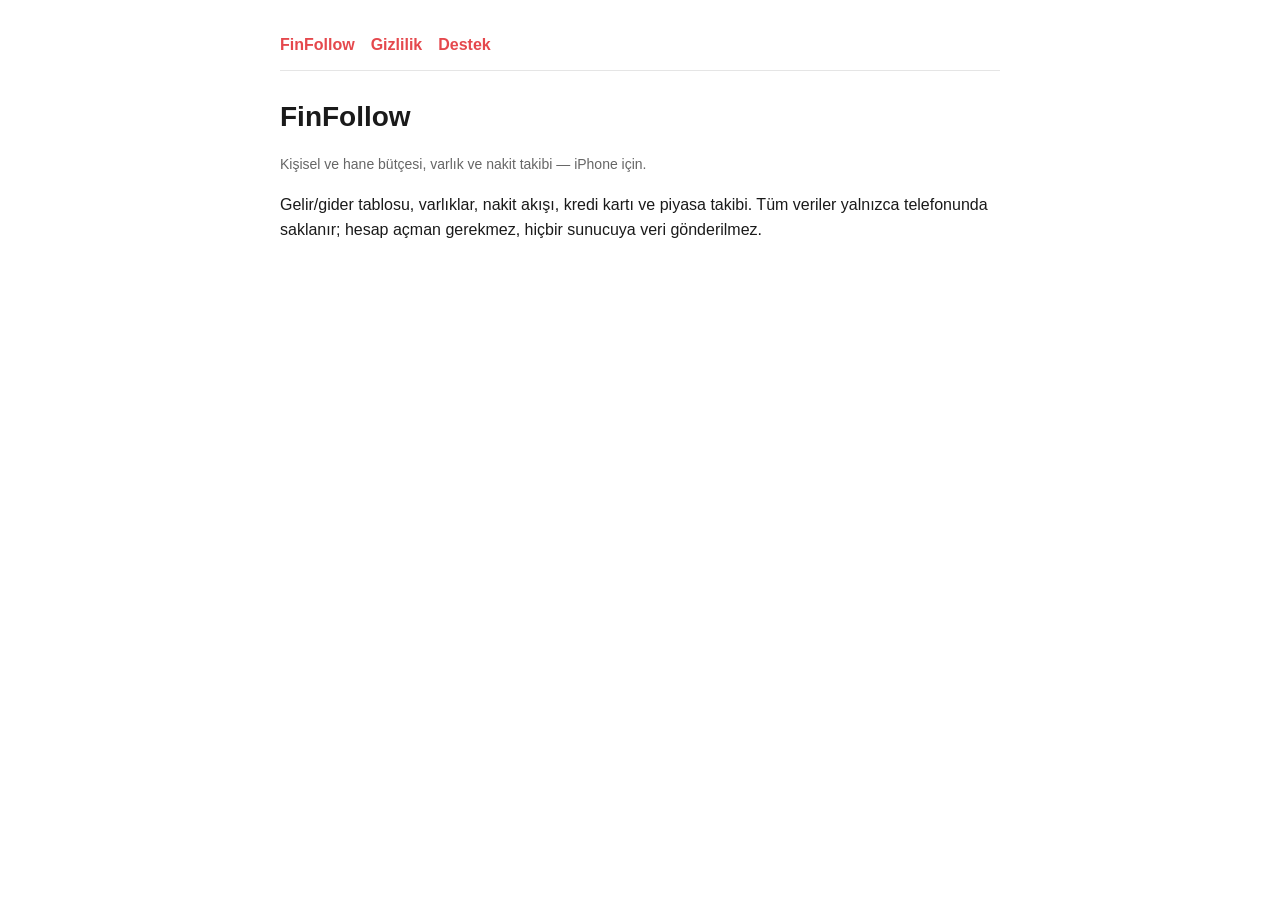
<file: index.html>
<!doctype html><html lang="tr"><head><meta charset="utf-8"><meta name="viewport" content="width=device-width,initial-scale=1">
<title>FinFollow</title><link rel="stylesheet" href="style.css"></head><body><main>
<nav><a href="index.html">FinFollow</a><a href="gizlilik.html">Gizlilik</a><a href="destek.html">Destek</a></nav>
<h1>FinFollow</h1>
<p class="dim">Kişisel ve hane bütçesi, varlık ve nakit takibi — iPhone için.</p>
<p>Gelir/gider tablosu, varlıklar, nakit akışı, kredi kartı ve piyasa takibi. Tüm veriler yalnızca telefonunda saklanır; hesap açman gerekmez, hiçbir sunucuya veri gönderilmez.</p>
</main></body></html>
</file>
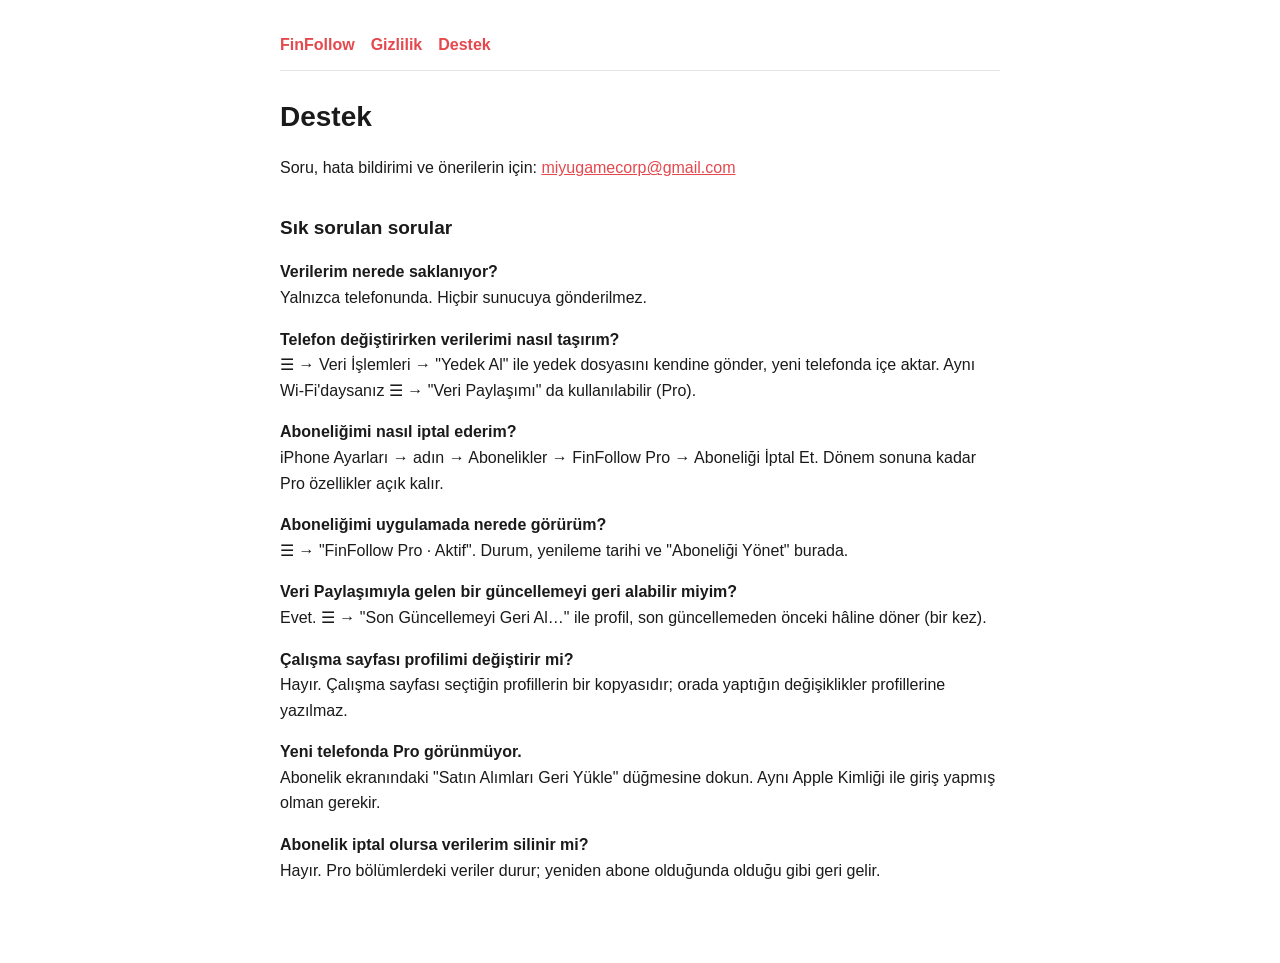
<file: destek.html>
<!doctype html><html lang="tr"><head><meta charset="utf-8"><meta name="viewport" content="width=device-width,initial-scale=1">
<title>FinFollow Destek</title><link rel="stylesheet" href="style.css"></head><body><main>
<nav><a href="index.html">FinFollow</a><a href="gizlilik.html">Gizlilik</a><a href="destek.html">Destek</a></nav>
<h1>Destek</h1>
<p>Soru, hata bildirimi ve önerilerin için: <a href="mailto:miyugamecorp@gmail.com">miyugamecorp@gmail.com</a></p>

<h2>Sık sorulan sorular</h2>
<p><strong>Verilerim nerede saklanıyor?</strong><br>Yalnızca telefonunda. Hiçbir sunucuya gönderilmez.</p>
<p><strong>Telefon değiştirirken verilerimi nasıl taşırım?</strong><br>☰ → Veri İşlemleri → "Yedek Al" ile yedek dosyasını kendine gönder, yeni telefonda içe aktar. Aynı Wi-Fi'daysanız ☰ → "Veri Paylaşımı" da kullanılabilir (Pro).</p>
<p><strong>Aboneliğimi nasıl iptal ederim?</strong><br>iPhone Ayarları → adın → Abonelikler → FinFollow Pro → Aboneliği İptal Et. Dönem sonuna kadar Pro özellikler açık kalır.</p>
<p><strong>Aboneliğimi uygulamada nerede görürüm?</strong><br>☰ → "FinFollow Pro · Aktif". Durum, yenileme tarihi ve "Aboneliği Yönet" burada.</p>
<p><strong>Veri Paylaşımıyla gelen bir güncellemeyi geri alabilir miyim?</strong><br>Evet. ☰ → "Son Güncellemeyi Geri Al…" ile profil, son güncellemeden önceki hâline döner (bir kez).</p>
<p><strong>Çalışma sayfası profilimi değiştirir mi?</strong><br>Hayır. Çalışma sayfası seçtiğin profillerin bir kopyasıdır; orada yaptığın değişiklikler profillerine yazılmaz.</p>
<p><strong>Yeni telefonda Pro görünmüyor.</strong><br>Abonelik ekranındaki "Satın Alımları Geri Yükle" düğmesine dokun. Aynı Apple Kimliği ile giriş yapmış olman gerekir.</p>
<p><strong>Abonelik iptal olursa verilerim silinir mi?</strong><br>Hayır. Pro bölümlerdeki veriler durur; yeniden abone olduğunda olduğu gibi geri gelir.</p>
</main></body></html>
</file>
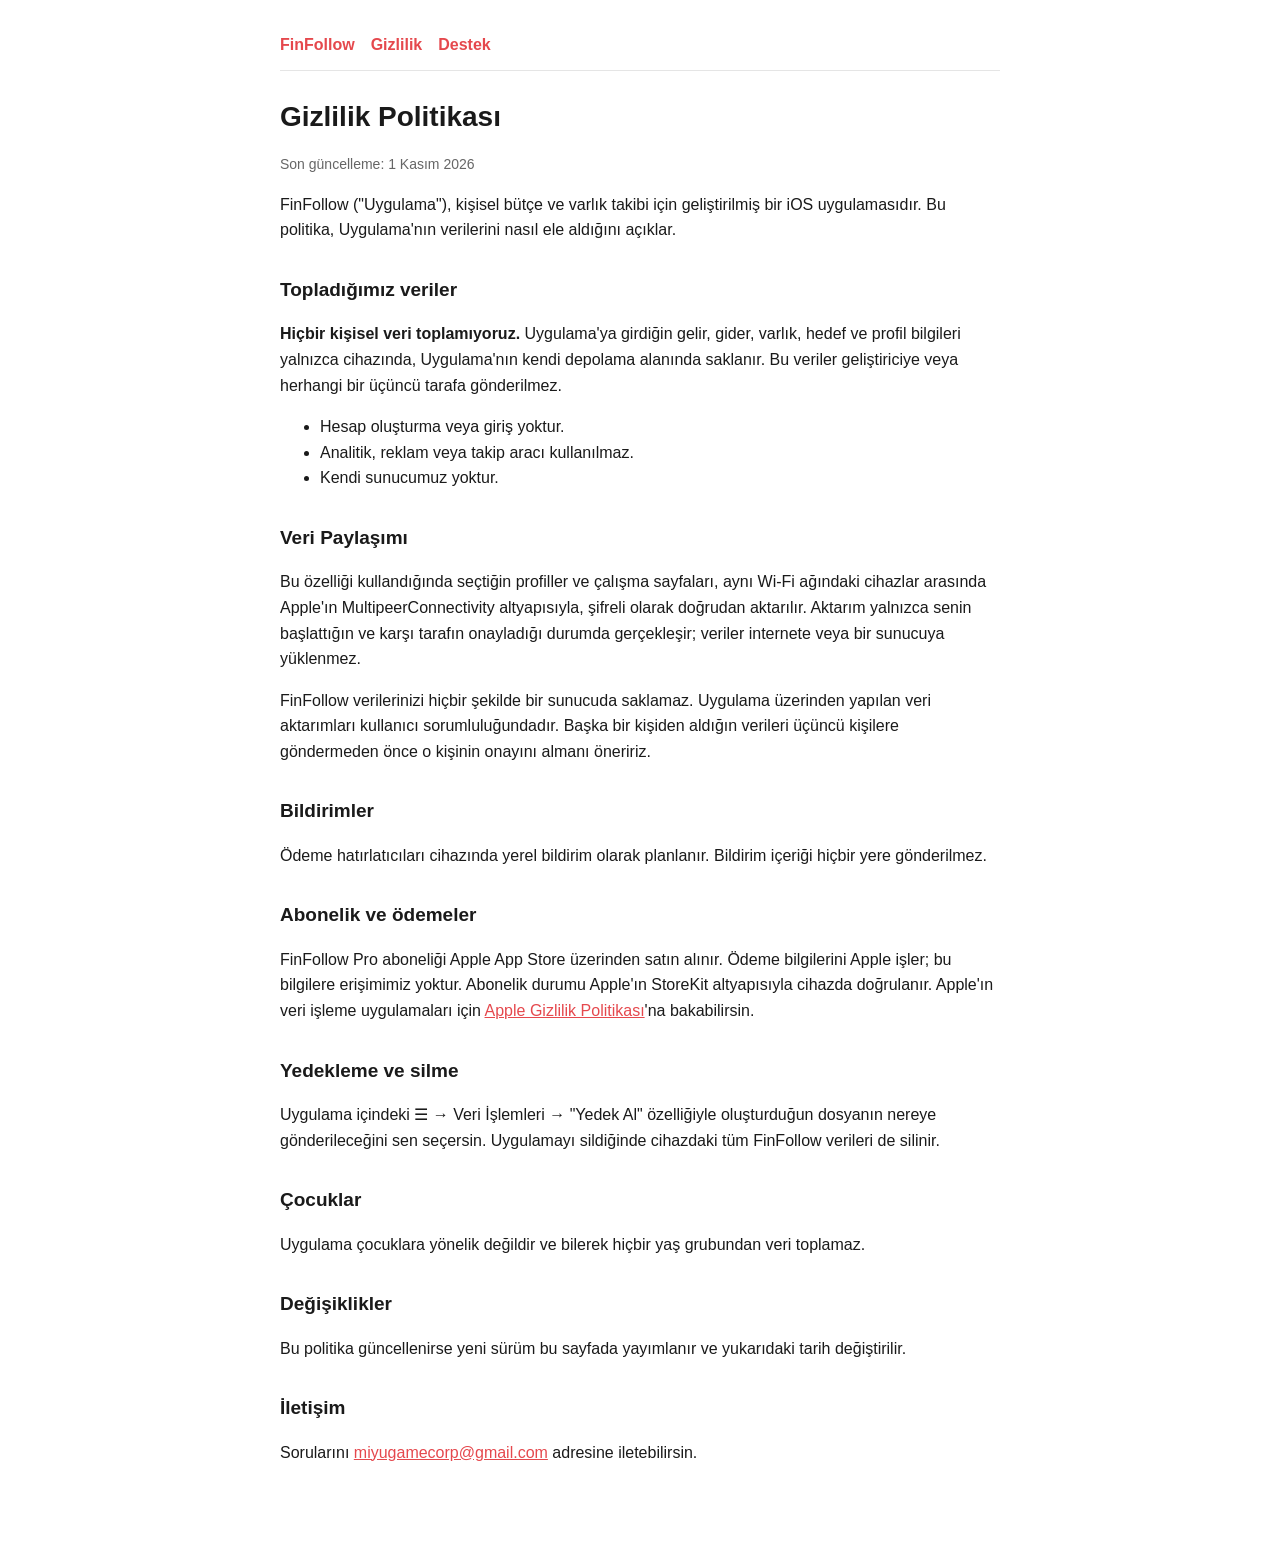
<file: gizlilik.html>
<!doctype html><html lang="tr"><head><meta charset="utf-8"><meta name="viewport" content="width=device-width,initial-scale=1">
<title>FinFollow Gizlilik Politikası</title><link rel="stylesheet" href="style.css"></head><body><main>
<nav><a href="index.html">FinFollow</a><a href="gizlilik.html">Gizlilik</a><a href="destek.html">Destek</a></nav>
<h1>Gizlilik Politikası</h1>
<p class="dim">Son güncelleme: 1 Kasım 2026</p>

<p>FinFollow ("Uygulama"), kişisel bütçe ve varlık takibi için geliştirilmiş bir iOS uygulamasıdır. Bu politika, Uygulama'nın verilerini nasıl ele aldığını açıklar.</p>

<h2>Topladığımız veriler</h2>
<p><strong>Hiçbir kişisel veri toplamıyoruz.</strong> Uygulama'ya girdiğin gelir, gider, varlık, hedef ve profil bilgileri yalnızca cihazında, Uygulama'nın kendi depolama alanında saklanır. Bu veriler geliştiriciye veya herhangi bir üçüncü tarafa gönderilmez.</p>
<ul>
<li>Hesap oluşturma veya giriş yoktur.</li>
<li>Analitik, reklam veya takip aracı kullanılmaz.</li>
<li>Kendi sunucumuz yoktur.</li>
</ul>

<h2>Veri Paylaşımı</h2>
<p>Bu özelliği kullandığında seçtiğin profiller ve çalışma sayfaları, aynı Wi-Fi ağındaki cihazlar arasında Apple'ın MultipeerConnectivity altyapısıyla, şifreli olarak doğrudan aktarılır. Aktarım yalnızca senin başlattığın ve karşı tarafın onayladığı durumda gerçekleşir; veriler internete veya bir sunucuya yüklenmez.</p>
<p>FinFollow verilerinizi hiçbir şekilde bir sunucuda saklamaz. Uygulama üzerinden yapılan veri aktarımları kullanıcı sorumluluğundadır. Başka bir kişiden aldığın verileri üçüncü kişilere göndermeden önce o kişinin onayını almanı öneririz.</p>

<h2>Bildirimler</h2>
<p>Ödeme hatırlatıcıları cihazında yerel bildirim olarak planlanır. Bildirim içeriği hiçbir yere gönderilmez.</p>

<h2>Abonelik ve ödemeler</h2>
<p>FinFollow Pro aboneliği Apple App Store üzerinden satın alınır. Ödeme bilgilerini Apple işler; bu bilgilere erişimimiz yoktur. Abonelik durumu Apple'ın StoreKit altyapısıyla cihazda doğrulanır. Apple'ın veri işleme uygulamaları için <a href="https://www.apple.com/legal/privacy/">Apple Gizlilik Politikası</a>'na bakabilirsin.</p>

<h2>Yedekleme ve silme</h2>
<p>Uygulama içindeki ☰ → Veri İşlemleri → "Yedek Al" özelliğiyle oluşturduğun dosyanın nereye gönderileceğini sen seçersin. Uygulamayı sildiğinde cihazdaki tüm FinFollow verileri de silinir.</p>

<h2>Çocuklar</h2>
<p>Uygulama çocuklara yönelik değildir ve bilerek hiçbir yaş grubundan veri toplamaz.</p>

<h2>Değişiklikler</h2>
<p>Bu politika güncellenirse yeni sürüm bu sayfada yayımlanır ve yukarıdaki tarih değiştirilir.</p>

<h2>İletişim</h2>
<p>Sorularını <a href="mailto:miyugamecorp@gmail.com">miyugamecorp@gmail.com</a> adresine iletebilirsin.</p>
</main></body></html>
</file>
<file: style.css>
:root{--bg:#fff;--fg:#1a1a1a;--dim:#666;--line:#e5e5e5;--accent:#e5484d}
@media (prefers-color-scheme:dark){:root{--bg:#111;--fg:#eee;--dim:#999;--line:#2a2a2a}}
body{margin:0;background:var(--bg);color:var(--fg);font:16px/1.6 -apple-system,BlinkMacSystemFont,"Segoe UI",sans-serif}
main{max-width:720px;margin:0 auto;padding:32px 16px 64px}
h1{font-size:28px;margin:0 0 4px}h2{font-size:19px;margin:32px 0 8px}
.dim{color:var(--dim);font-size:14px}a{color:var(--accent)}
nav{border-bottom:1px solid var(--line);padding-bottom:12px;margin-bottom:24px}
nav a{margin-right:16px;text-decoration:none;font-weight:600}
</file>
